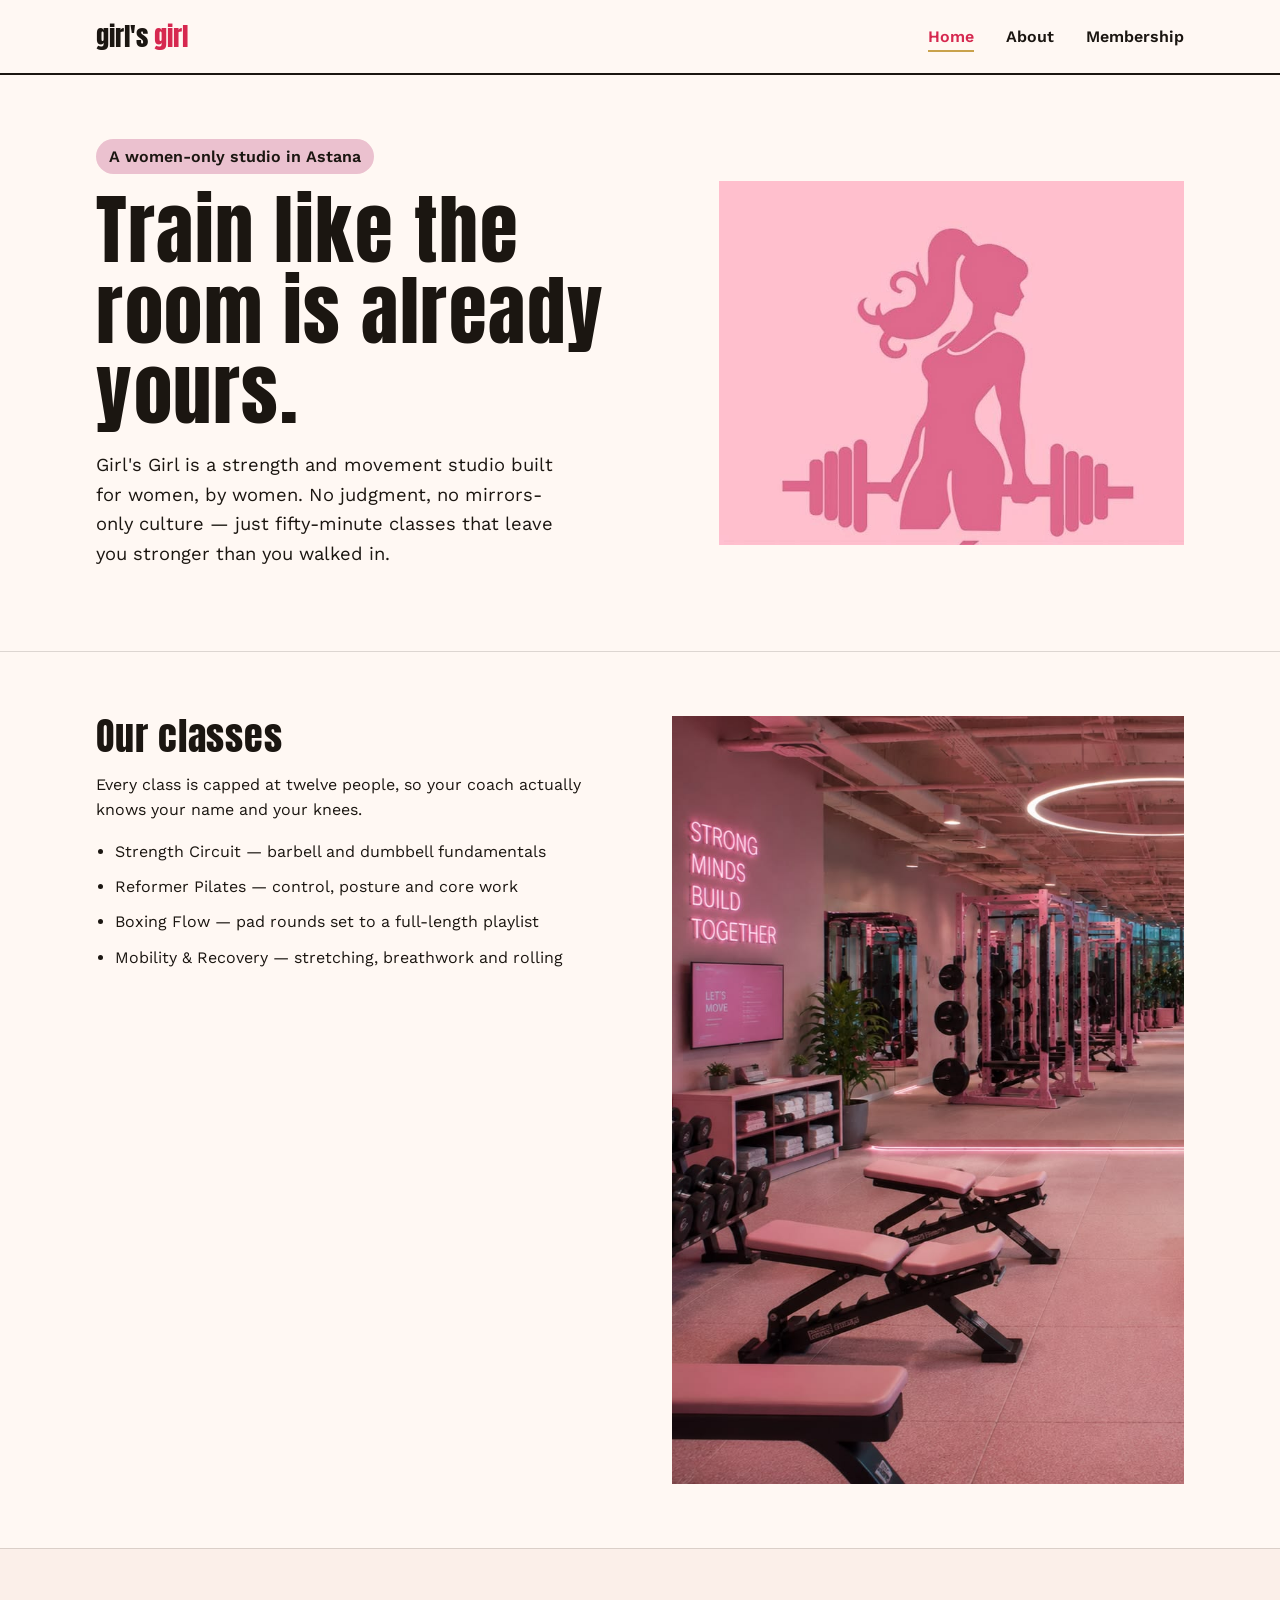
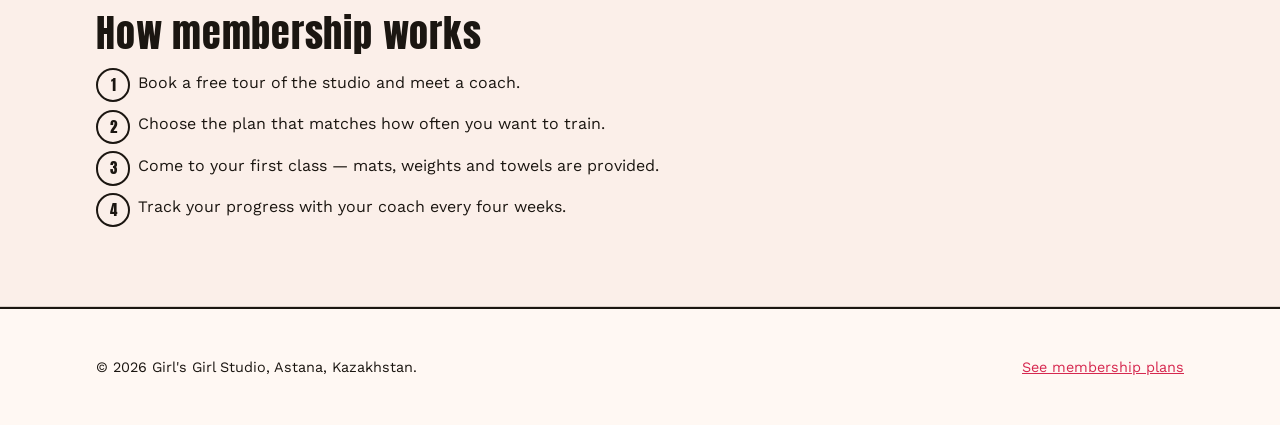
<file: index.html>
<!DOCTYPE html>
<html lang="en">
<head>
  <meta charset="UTF-8">
  <meta name="viewport" content="width=device-width, initial-scale=1.0">
  <title>Girl's Girl — Women's Strength &amp; Movement Studio</title>
  <link rel="preconnect" href="https://fonts.googleapis.com">
  <link href="https://fonts.googleapis.com/css2?family=Anton&family=Work+Sans:wght@400;600&display=swap" rel="stylesheet">
  <link rel="stylesheet" href="css/style.css">
</head>
<body>

  <header class="site-header">
    <div class="container">
      <a href="index.html" class="logo">girl's <em>girl</em></a>
      <nav class="main-nav" aria-label="Main navigation">
        <ul>
          <li><a href="index.html" class="active" aria-current="page">Home</a></li>
          <li><a href="about.html">About</a></li>
          <li><a href="contact.html">Membership</a></li>
        </ul>
      </nav>
    </div>
  </header>

  <main>
    <section class="hero">
      <div class="container">
        <div>
          <span class="tag">A women-only studio in Astana</span>
          <h1>Train like the room is already yours.</h1>
          <p class="lede">Girl's Girl is a strength and movement studio built for women, by women. No judgment, no mirrors-only culture — just fifty-minute classes that leave you stronger than you walked in.</p>
        </div>
        <img src="images/im1.jpg" alt="Illustrated raspberry-red barbell inside a circle, the Girl's Girl studio mark">
      </div>
    </section>

    <section>
      <div class="container two-col">
        <div>
          <h2>Our classes</h2>
          <p>Every class is capped at twelve people, so your coach actually knows your name and your knees.</p>
          <ul class="pill-list">
            <li>Strength Circuit — barbell and dumbbell fundamentals</li>
            <li>Reformer Pilates — control, posture and core work</li>
            <li>Boxing Flow — pad rounds set to a full-length playlist</li>
            <li>Mobility &amp; Recovery — stretching, breathwork and rolling</li>
          </ul>
        </div>
        <img src="images/im2.jpg" alt="A dusty-rose ribbon curving across a square, illustrating the studio's mobility and flow classes">
      </div>
    </section>

    <section class="alt">
      <div class="container">
        <h2>How membership works</h2>
        <ol class="steps-list">
          <li>Book a free tour of the studio and meet a coach.</li>
          <li>Choose the plan that matches how often you want to train.</li>
          <li>Come to your first class — mats, weights and towels are provided.</li>
          <li>Track your progress with your coach every four weeks.</li>
        </ol>
      </div>
    </section>
  </main>

  <footer class="site-footer">
    <div class="container">
      <p>&copy; 2026 Girl's Girl Studio, Astana, Kazakhstan.</p>
      <p><a href="contact.html">See membership plans</a></p>
    </div>
  </footer>

</body>
</html>
</file>
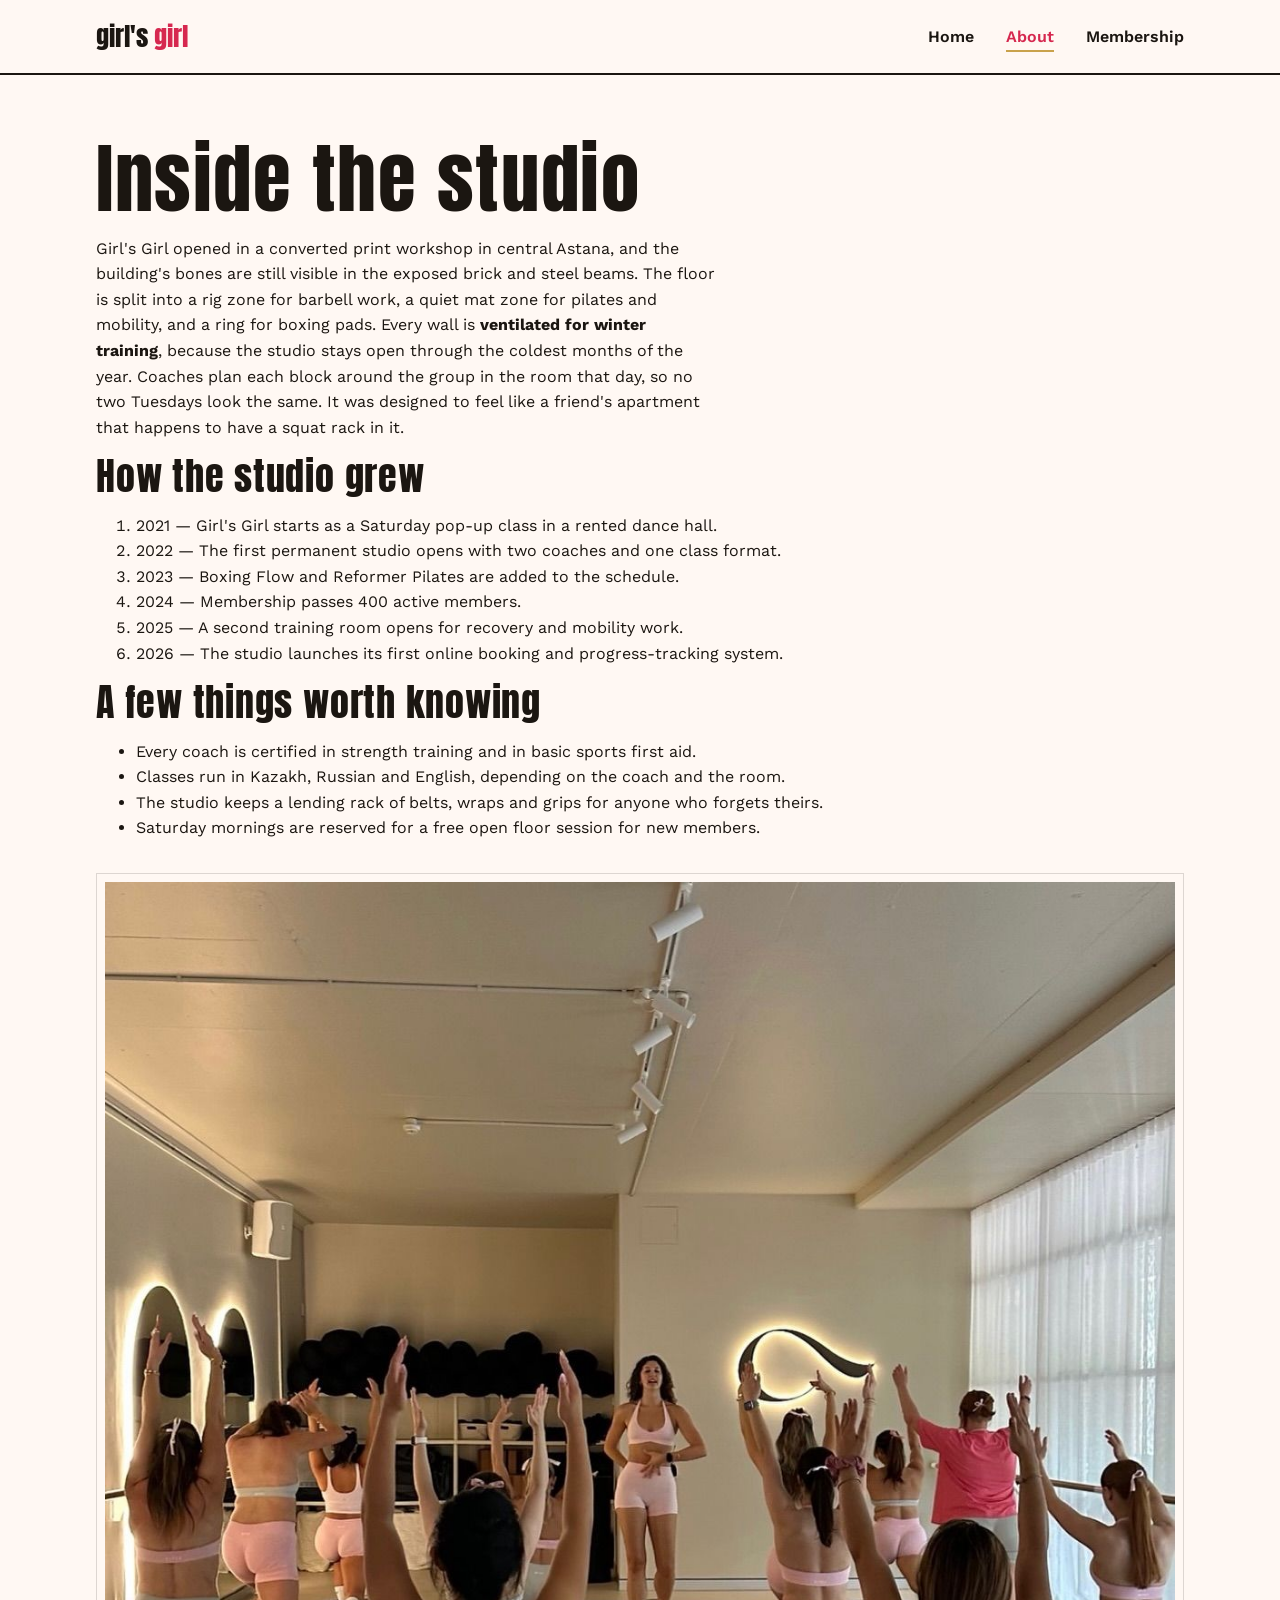
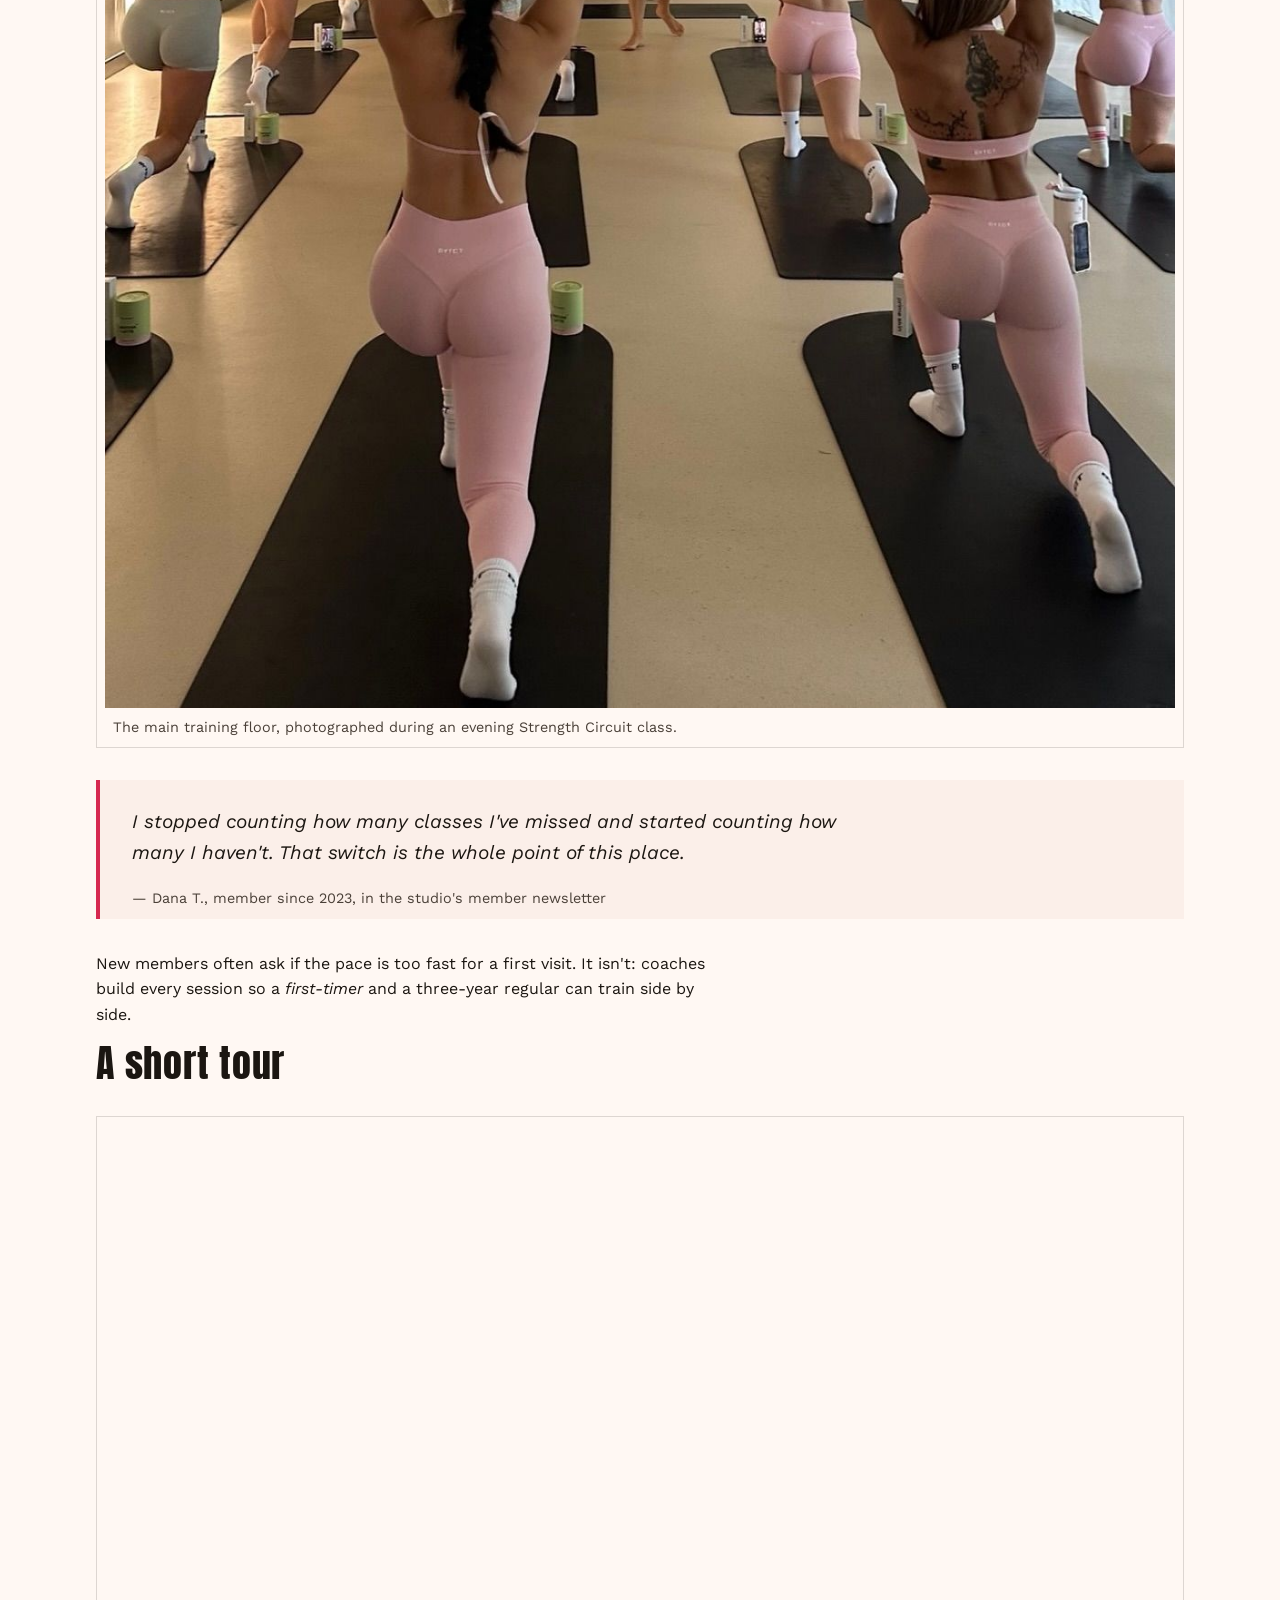
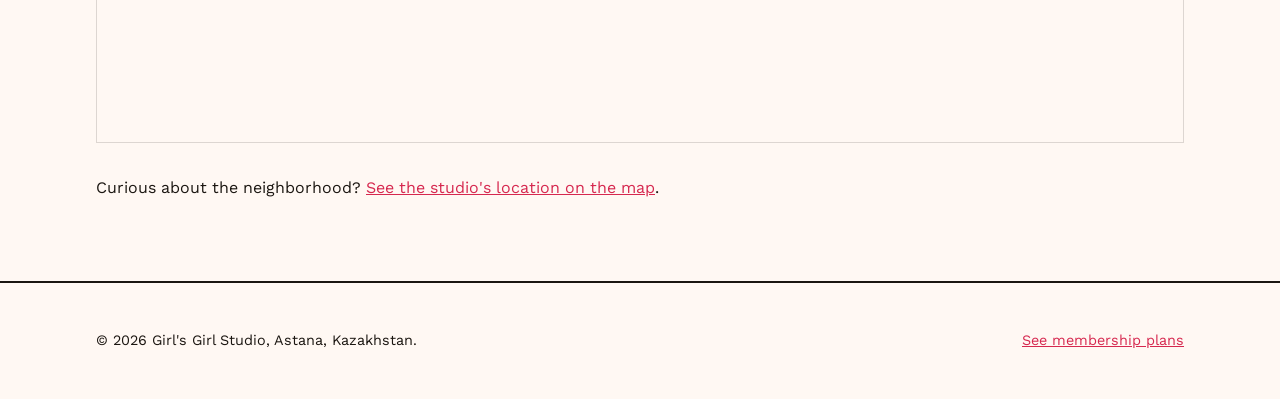
<file: about.html>
<!DOCTYPE html>
<html lang="en">
<head>
  <meta charset="UTF-8">
  <meta name="viewport" content="width=device-width, initial-scale=1.0">
  <title>About the Studio — Girl's Girl</title>
  <link rel="preconnect" href="https://fonts.googleapis.com">
  <link href="https://fonts.googleapis.com/css2?family=Anton&family=Work+Sans:wght@400;600&display=swap" rel="stylesheet">
  <link rel="stylesheet" href="css/style.css">
</head>
<body>

  <header class="site-header">
    <div class="container">
      <a href="index.html" class="logo">girl's <em>girl</em></a>
      <nav class="main-nav" aria-label="Main navigation">
        <ul>
          <li><a href="index.html">Home</a></li>
          <li><a href="about.html" class="active" aria-current="page">About</a></li>
          <li><a href="contact.html">Membership</a></li>
        </ul>
      </nav>
    </div>
  </header>

  <main>
    <section>
      <div class="container">
        <h1>Inside the studio</h1>
        <p>Girl's Girl opened in a converted print workshop in central Astana, and the building's bones are still visible in the exposed brick and steel beams. The floor is split into a rig zone for barbell work, a quiet mat zone for pilates and mobility, and a ring for boxing pads. Every wall is <strong>ventilated for winter training</strong>, because the studio stays open through the coldest months of the year. Coaches plan each block around the group in the room that day, so no two Tuesdays look the same. It was designed to feel like a friend's apartment that happens to have a squat rack in it.</p>

        <h2>How the studio grew</h2>
        <ol>
          <li>2021 — Girl's Girl starts as a Saturday pop-up class in a rented dance hall.</li>
          <li>2022 — The first permanent studio opens with two coaches and one class format.</li>
          <li>2023 — Boxing Flow and Reformer Pilates are added to the schedule.</li>
          <li>2024 — Membership passes 400 active members.</li>
          <li>2025 — A second training room opens for recovery and mobility work.</li>
          <li>2026 — The studio launches its first online booking and progress-tracking system.</li>
        </ol>

        <h2>A few things worth knowing</h2>
        <ul>
          <li>Every coach is certified in strength training and in basic sports first aid.</li>
          <li>Classes run in Kazakh, Russian and English, depending on the coach and the room.</li>
          <li>The studio keeps a lending rack of belts, wraps and grips for anyone who forgets theirs.</li>
          <li>Saturday mornings are reserved for a free open floor session for new members.</li>
        </ul>

        <figure>
          <img src="images/im3.jpg" alt="Illustrated view of the training floor at Girl's Girl, showing the rig, a row of five figures stretching, and warm ivory walls">
          <figcaption>The main training floor, photographed during an evening Strength Circuit class.</figcaption>
        </figure>

        <blockquote>
          <p>I stopped counting how many classes I've missed and started counting how many I haven't. That switch is the whole point of this place.</p>
          <footer>— Dana T., member since 2023, in the studio's member newsletter</footer>
        </blockquote>

        <p>New members often ask if the pace is too fast for a first visit. It isn't: coaches build every session so a <em>first-timer</em> and a three-year regular can train side by side.</p>

        <h2>A short tour</h2>
        <div class="media-wrap">
          <iframe src="https://www.youtube.com/embed/dQw4w9WgXcQ" title="A two-minute walkthrough of the Girl's Girl training floor" allowfullscreen></iframe>
        </div>

        <p>Curious about the neighborhood? <a href="https://www.google.com/maps" target="_blank" rel="noopener">See the studio's location on the map</a>.</p>
      </div>
    </section>
  </main>

  <footer class="site-footer">
    <div class="container">
      <p>&copy; 2026 Girl's Girl Studio, Astana, Kazakhstan.</p>
      <p><a href="contact.html">See membership plans</a></p>
    </div>
  </footer>

</body>
</html>
</file>
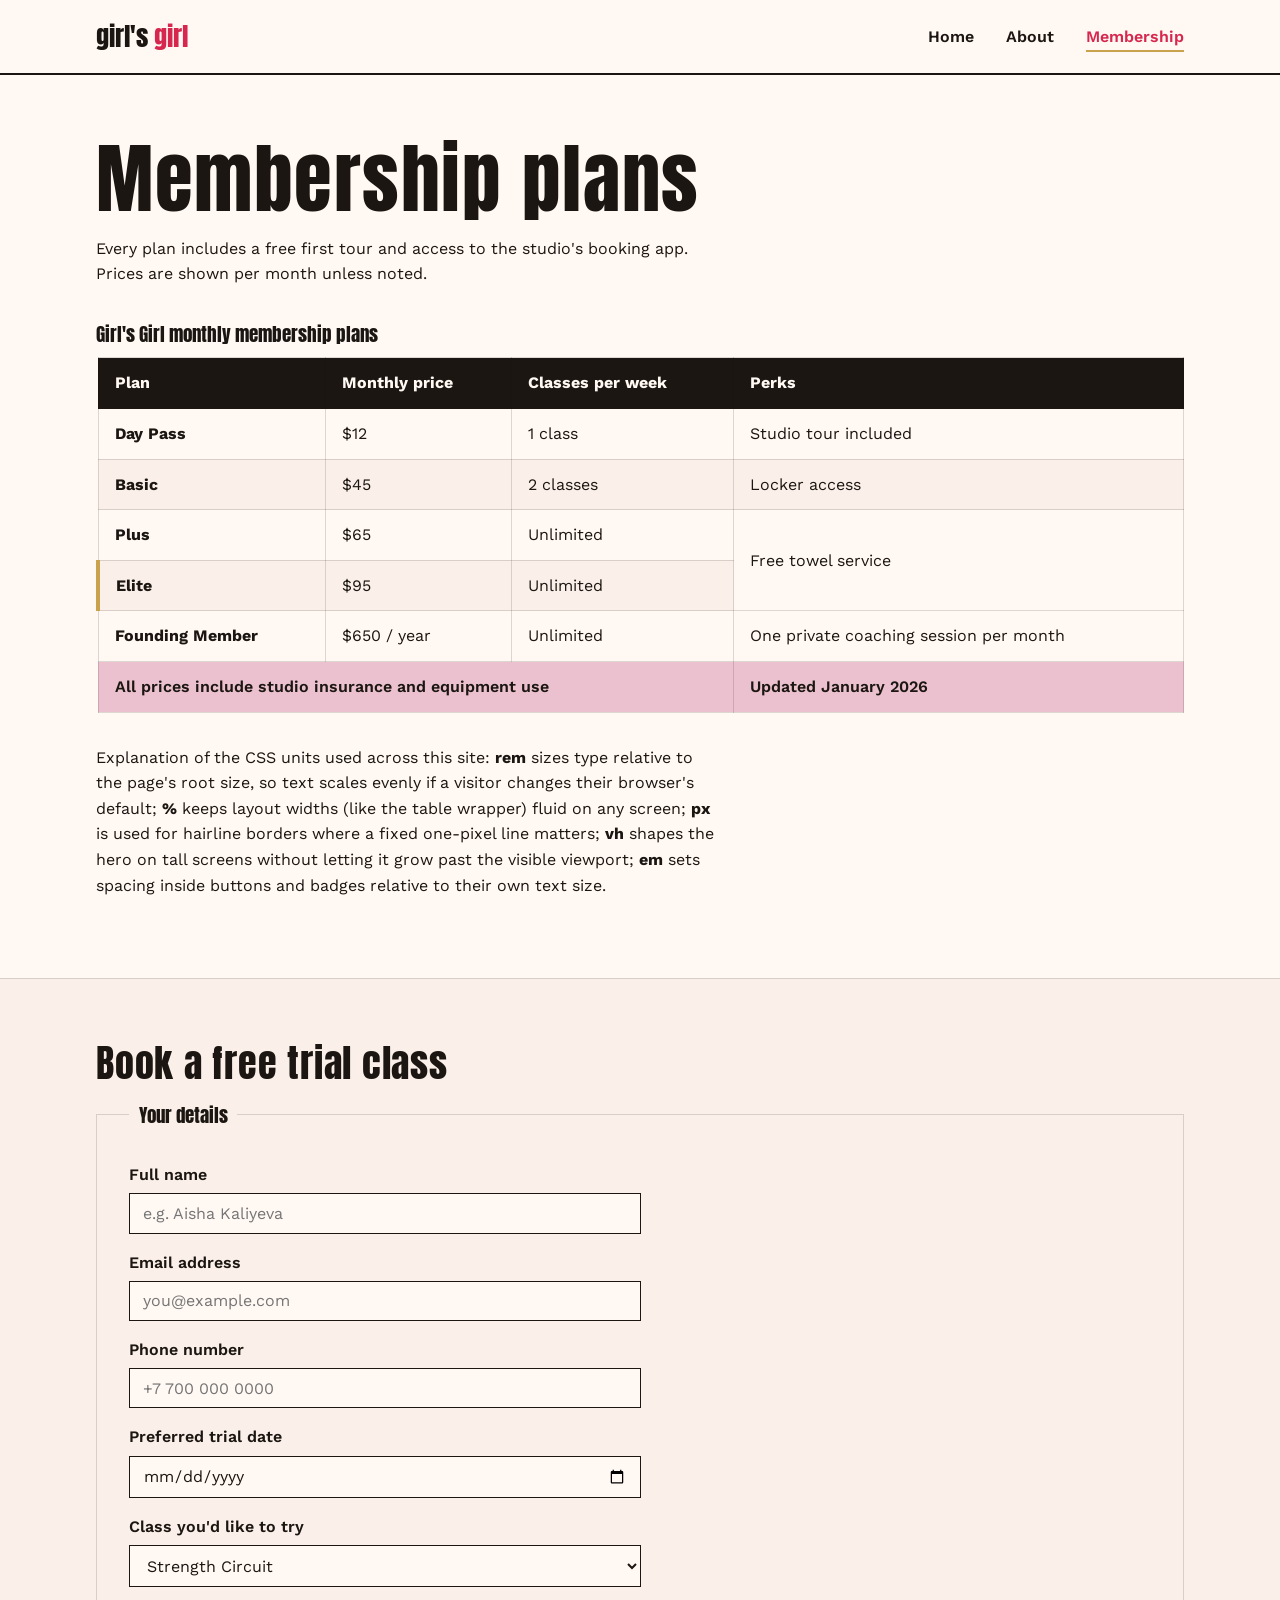
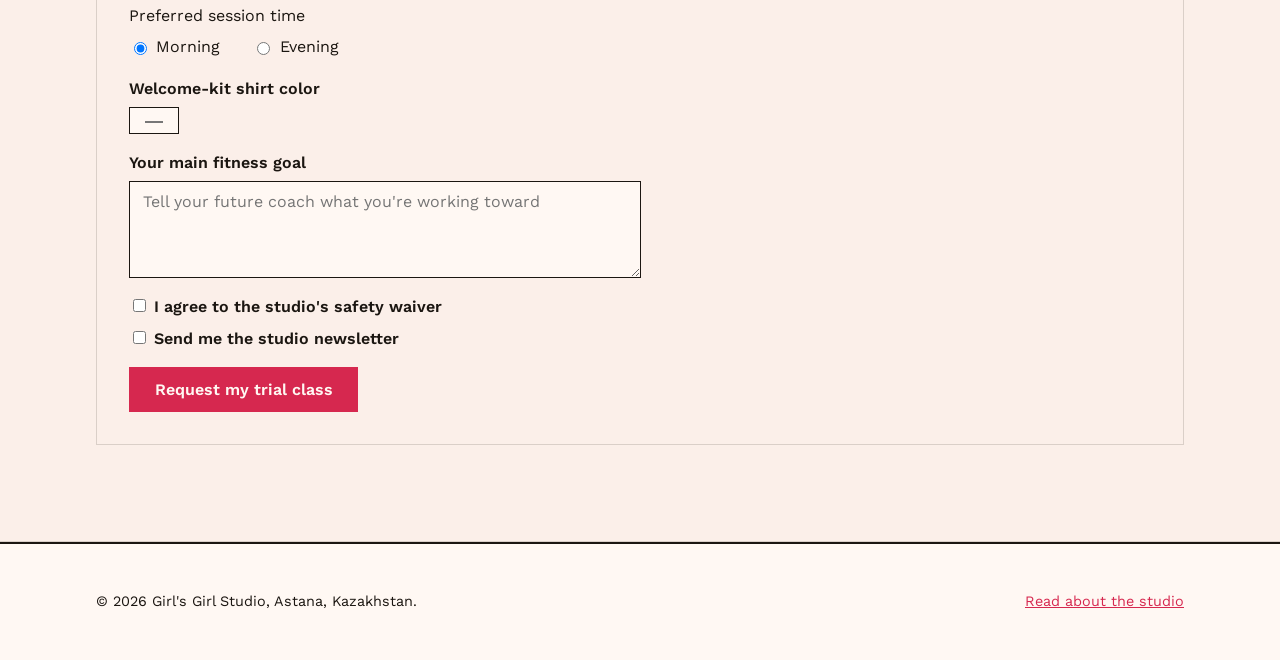
<file: contact.html>
<!DOCTYPE html>
<html lang="en">
<head>
  <meta charset="UTF-8">
  <meta name="viewport" content="width=device-width, initial-scale=1.0">
  <title>Membership &amp; Contact — Girl's Girl</title>
  <link rel="preconnect" href="https://fonts.googleapis.com">
  <link href="https://fonts.googleapis.com/css2?family=Anton&family=Work+Sans:wght@400;600&display=swap" rel="stylesheet">
  <link rel="stylesheet" href="css/style.css">
</head>
<body>

  <header class="site-header">
    <div class="container">
      <a href="index.html" class="logo">girl's <em>girl</em></a>
      <nav class="main-nav" aria-label="Main navigation">
        <ul>
          <li><a href="index.html">Home</a></li>
          <li><a href="about.html">About</a></li>
          <li><a href="contact.html" class="active" aria-current="page">Membership</a></li>
        </ul>
      </nav>
    </div>
  </header>

  <main>
    <section>
      <div class="container">
        <h1>Membership plans</h1>
        <p>Every plan includes a free first tour and access to the studio's booking app. Prices are shown per month unless noted.</p>

        <div class="table-wrap">
          <table>
            <caption>Girl's Girl monthly membership plans</caption>
            <thead>
              <tr>
                <th scope="col">Plan</th>
                <th scope="col">Monthly price</th>
                <th scope="col">Classes per week</th>
                <th scope="col">Perks</th>
              </tr>
            </thead>
            <tbody>
              <tr>
                <th scope="row">Day Pass</th>
                <td>$12</td>
                <td>1 class</td>
                <td>Studio tour included</td>
              </tr>
              <tr>
                <th scope="row">Basic</th>
                <td>$45</td>
                <td>2 classes</td>
                <td>Locker access</td>
              </tr>
              <tr>
                <th scope="row">Plus</th>
                <td>$65</td>
                <td>Unlimited</td>
                <td rowspan="2">Free towel service</td>
              </tr>
              <tr id="elite-row">
                <th scope="row">Elite</th>
                <td>$95</td>
                <td>Unlimited</td>
              </tr>
              <tr>
                <th scope="row">Founding Member</th>
                <td>$650 / year</td>
                <td>Unlimited</td>
                <td>One private coaching session per month</td>
              </tr>
            </tbody>
            <tfoot>
              <tr>
                <td colspan="3">All prices include studio insurance and equipment use</td>
                <td>Updated January 2026</td>
              </tr>
            </tfoot>
          </table>
        </div>

        <p>Explanation of the CSS units used across this site: <strong>rem</strong> sizes type relative to the page's root size, so text scales evenly if a visitor changes their browser's default; <strong>%</strong> keeps layout widths (like the table wrapper) fluid on any screen; <strong>px</strong> is used for hairline borders where a fixed one-pixel line matters; <strong>vh</strong> shapes the hero on tall screens without letting it grow past the visible viewport; <strong>em</strong> sets spacing inside buttons and badges relative to their own text size.</p>
      </div>
    </section>

    <section class="alt">
      <div class="container">
        <h2>Book a free trial class</h2>
        <form action="#" method="post">
          <fieldset>
            <legend>Your details</legend>

            <div class="field">
              <label for="full-name">Full name</label>
              <input type="text" id="full-name" name="full-name" placeholder="e.g. Aisha Kaliyeva" required>
            </div>

            <div class="field">
              <label for="email">Email address</label>
              <input type="email" id="email" name="email" placeholder="you@example.com" required>
            </div>

            <div class="field">
              <label for="phone">Phone number</label>
              <input type="tel" id="phone" name="phone" placeholder="+7 700 000 0000" pattern="[0-9+\s]{7,15}">
            </div>

            <div class="field">
              <label for="trial-date">Preferred trial date</label>
              <input type="date" id="trial-date" name="trial-date" min="2026-09-18">
            </div>

            <div class="field">
              <label for="class-interest">Class you'd like to try</label>
              <select id="class-interest" name="class-interest">
                <option value="strength">Strength Circuit</option>
                <option value="pilates">Reformer Pilates</option>
                <option value="boxing">Boxing Flow</option>
                <option value="mobility">Mobility &amp; Recovery</option>
              </select>
            </div>

            <div class="field">
              <span>Preferred session time</span>
              <div class="radio-group">
                <label><input type="radio" name="session-time" value="morning" checked> Morning</label>
                <label><input type="radio" name="session-time" value="evening"> Evening</label>
              </div>
            </div>

            <div class="field">
              <label for="kit-color">Welcome-kit shirt color</label>
              <input type="color" id="kit-color" name="kit-color" value="#d6284f">
            </div>

            <div class="field">
              <label for="goal">Your main fitness goal</label>
              <textarea id="goal" name="goal" rows="4" maxlength="300" placeholder="Tell your future coach what you're working toward"></textarea>
            </div>

            <div class="field">
              <label><input type="checkbox" name="waiver" required> I agree to the studio's safety waiver</label>
              <label><input type="checkbox" name="newsletter"> Send me the studio newsletter</label>
            </div>

            <button type="submit" class="btn">Request my trial class</button>
          </fieldset>
        </form>
      </div>
    </section>
  </main>

  <footer class="site-footer">
    <div class="container">
      <p>&copy; 2026 Girl's Girl Studio, Astana, Kazakhstan.</p>
      <p><a href="about.html">Read about the studio</a></p>
    </div>
  </footer>

</body>
</html>
</file>
<file: css/style.css>
/* =========================================================
   - Ink      : name-like "black" role   -> #1B1611 / rgb(27,22,17)
   - Ivory    : background               -> #FFF8F3 / hsl(24,60%,97%)
   - Raspberry: primary accent           -> #D6284F / rgb(214,40,79)
   - Rose     : soft accent              -> #E8B4C4 / hsl(340,52%,84%)
   - Gold     : premium accent           -> #C9A24B / rgb(201,162,75)
   ========================================================= */

:root {
  --ink: #1B1611;
  --ivory: #FFF8F3;
  --raspberry: rgb(214, 40, 79);
  --rose: hsl(340, 52%, 84%);
  --gold: #C9A24B;
  --line: rgba(27, 22, 17, 0.15);

  --font-display: 'Anton', 'Arial Narrow', sans-serif;
  --font-body: 'Work Sans', 'Segoe UI', sans-serif;

  --space-s: 0.5rem;
  --space-m: 1rem;
  --space-l: 2rem;
  --space-xl: 4rem;
}

/* ---- Reset & base ------------------------------------- */
* { box-sizing: border-box; }

html { scroll-behavior: smooth; }

body {
  margin: 0;
  background: var(--ivory);
  color: var(--ink);
  font-family: var(--font-body);
  font-size: 1rem;
  line-height: 1.6;
}

img { max-width: 100%; display: block; }

a { color: var(--raspberry); }

h1, h2, h3 {
  font-family: var(--font-display);
  font-weight: 400;
  letter-spacing: 0.02em;
  line-height: 1.05;
  margin: 0 0 var(--space-m);
}

h1 { font-size: clamp(2.6rem, 6vw, 5rem); }
h2 { font-size: clamp(1.6rem, 3vw, 2.4rem); }

p { max-width: 62ch; }

.container {
  width: 100%;
  max-width: 72rem;
  margin: 0 auto;
  padding: 0 var(--space-l);
}

/* ---- Header & nav --------------------------------------- */
header.site-header {
  border-bottom: 2px solid var(--ink);
  background: var(--ivory);
  position: sticky;
  top: 0;
  z-index: 10;
}

.site-header .container {
  display: flex;
  align-items: center;
  justify-content: space-between;
  padding-top: var(--space-m);
  padding-bottom: var(--space-m);
}

.logo {
  font-family: var(--font-display);
  font-size: 1.6rem;
  text-decoration: none;
  color: var(--ink);
}

.logo em {
  font-style: normal;
  color: var(--raspberry);
}

nav.main-nav ul {
  list-style: none;
  display: flex;
  gap: var(--space-l);
  margin: 0;
  padding: 0;
}

nav.main-nav a {
  text-decoration: none;
  color: var(--ink);
  font-weight: 600;
  padding-bottom: 4px;
  border-bottom: 2px solid transparent;
  transition: border-color 0.25s ease, color 0.25s ease;
}

nav.main-nav a:hover,
nav.main-nav a:focus-visible {
  border-color: var(--raspberry);
  color: var(--raspberry);
}

nav.main-nav a.active {
  border-color: var(--gold);
  color: var(--raspberry);
}

/* ---- Hero ------------------------------------------------ */
.hero {
  padding: var(--space-xl) 0;
  border-bottom: 1px solid var(--line);
}

.hero .container {
  display: grid;
  grid-template-columns: 1.2fr 1fr;
  gap: var(--space-xl);
  align-items: center;
}

.hero img {
  max-height: 60vh;
  margin: 0 auto;
}

.hero p.lede {
  font-size: 1.15rem;
  max-width: 42ch;
}

.tag {
  display: inline-block;
  background: var(--rose);
  color: var(--ink);
  padding: 0.3em 0.8em;
  font-weight: 600;
  margin-bottom: var(--space-m);
  border-radius: 999px;
}

/* ---- Sections --------------------------------------------- */
section {
  padding: var(--space-xl) 0;
}

section.alt {
  background: #FBEFE9;
  border-top: 1px solid var(--line);
  border-bottom: 1px solid var(--line);
}

.two-col {
  display: grid;
  grid-template-columns: 1fr 1fr;
  gap: var(--space-xl);
  align-items: start;
}

.pill-list, .steps-list {
  padding-left: 1.2rem;
}

.pill-list li, .steps-list li {
  margin-bottom: 0.6em;
}

.steps-list {
  counter-reset: step;
  list-style: none;
  padding-left: 0;
}

.steps-list li {
  position: relative;
  padding-left: 2.6rem;
  min-height: 2rem;
}

.steps-list li::before {
  counter-increment: step;
  content: counter(step);
  position: absolute;
  left: 0;
  top: -0.1rem;
  width: 1.9rem;
  height: 1.9rem;
  border: 2px solid var(--ink);
  border-radius: 50%;
  display: flex;
  align-items: center;
  justify-content: center;
  font-family: var(--font-display);
  font-size: 0.95rem;
}

/* ---- Figure / blockquote ----------------------------------- */
figure {
  margin: var(--space-l) 0;
  border: 1px solid var(--line);
  padding: var(--space-s);
}

figcaption {
  font-size: 0.9rem;
  color: #4a4038;
  padding: var(--space-s) var(--space-s) 0;
}

blockquote {
  border-left: 4px solid var(--raspberry);
  margin: var(--space-l) 0;
  padding: var(--space-s) var(--space-l);
  font-size: 1.2rem;
  font-style: italic;
  background: #FBEFE9;
}

blockquote footer {
  margin-top: var(--space-s);
  font-style: normal;
  font-size: 0.9rem;
  color: #4a4038;
}

.media-wrap {
  border: 1px solid var(--line);
  padding: var(--space-s);
  margin: var(--space-l) 0;
}

.media-wrap iframe {
  width: 100%;
  aspect-ratio: 16 / 9;
  border: 0;
}

/* ---- Table -------------------------------------------------- */
.table-wrap {
  overflow-x: auto;
  margin: var(--space-l) 0;
}

table {
  border-collapse: collapse;
  width: 100%;
  min-width: 640px;
}

caption {
  text-align: left;
  font-family: var(--font-display);
  font-size: 1.2rem;
  margin-bottom: var(--space-s);
}

th, td {
  border: 1px solid var(--line);
  padding: 0.75em 1em;
  text-align: left;
}

thead th {
  background: var(--ink);
  color: var(--ivory);
}

tbody tr:nth-child(even) {
  background: #FBEFE9;
}

tfoot td {
  font-weight: 600;
  background: var(--rose);
}

#elite-row {
  border-left: 4px solid var(--gold);
}

/* ---- Form --------------------------------------------------- */
fieldset {
  border: 1px solid var(--line);
  padding: var(--space-l);
  margin: 0 0 var(--space-l);
}

legend {
  font-family: var(--font-display);
  padding: 0 0.5em;
  font-size: 1.2rem;
}

.field {
  margin-bottom: var(--space-m);
  display: flex;
  flex-direction: column;
  gap: 0.35em;
  max-width: 32rem;
}

.field label {
  font-weight: 600;
}

input, select, textarea, button {
  font-family: var(--font-body);
  font-size: 1rem;
  padding: 0.6em 0.8em;
  border: 1px solid var(--ink);
  background: var(--ivory);
  color: var(--ink);
}

textarea { resize: vertical; }

input:focus-visible,
select:focus-visible,
textarea:focus-visible,
button:focus-visible,
a:focus-visible {
  outline: 3px solid var(--gold);
  outline-offset: 2px;
}

.radio-group {
  display: flex;
  gap: var(--space-l);
}

.radio-group label {
  font-weight: 400;
  display: flex;
  align-items: center;
  gap: 0.4em;
}

.btn {
  display: inline-block;
  background: var(--raspberry);
  color: var(--ivory);
  border: none;
  padding: 0.8em 1.6em;
  font-weight: 600;
  cursor: pointer;
  transition: transform 0.2s ease, background 0.2s ease;
}

.btn:hover {
  background: var(--ink);
  transform: translateY(-2px);
}

/* ---- Footer --------------------------------------------------- */
footer.site-footer {
  border-top: 2px solid var(--ink);
  padding: var(--space-l) 0;
  font-size: 0.9rem;
}

footer.site-footer .container {
  display: flex;
  justify-content: space-between;
  flex-wrap: wrap;
  gap: var(--space-m);
}

/* ---- Responsive ------------------------------------------------ */
@media (max-width: 46rem) {
  .hero .container,
  .two-col {
    grid-template-columns: 1fr;
  }

  nav.main-nav ul {
    gap: var(--space-m);
    flex-wrap: wrap;
  }
}
</file>
